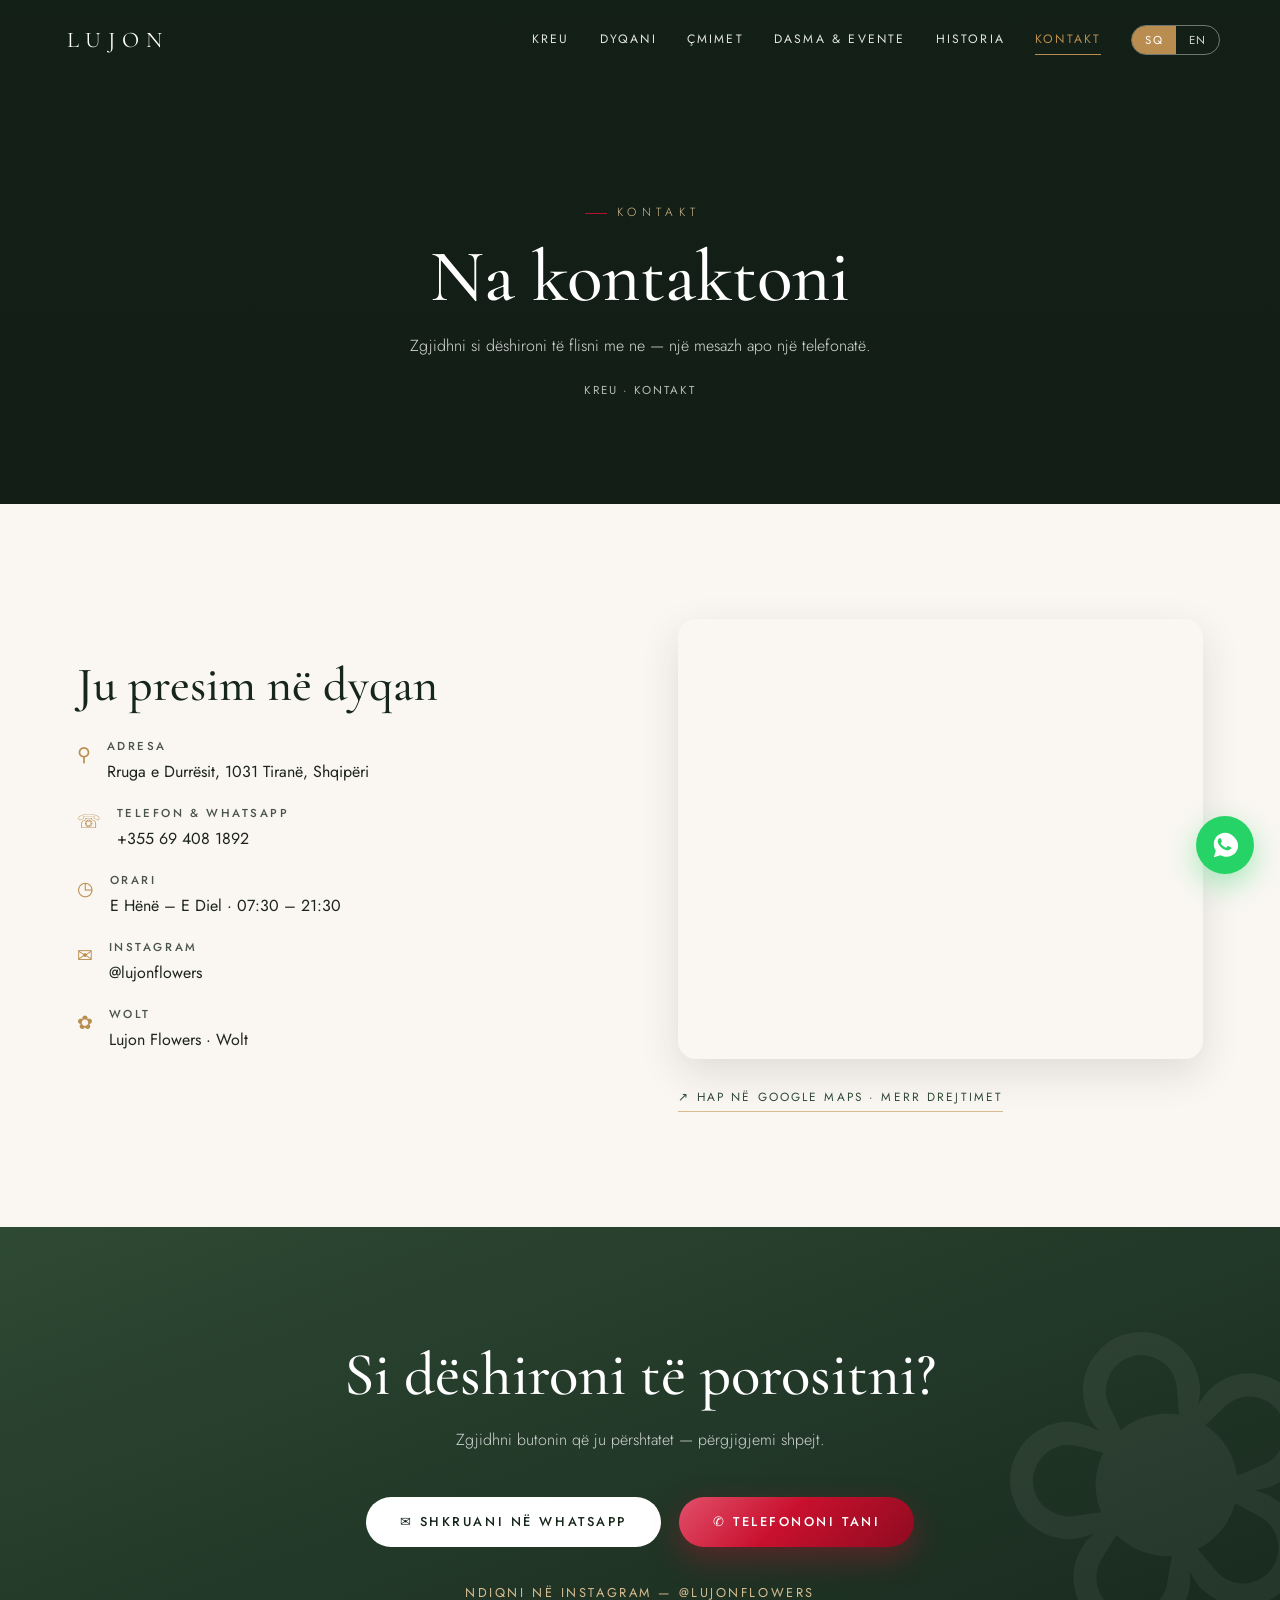
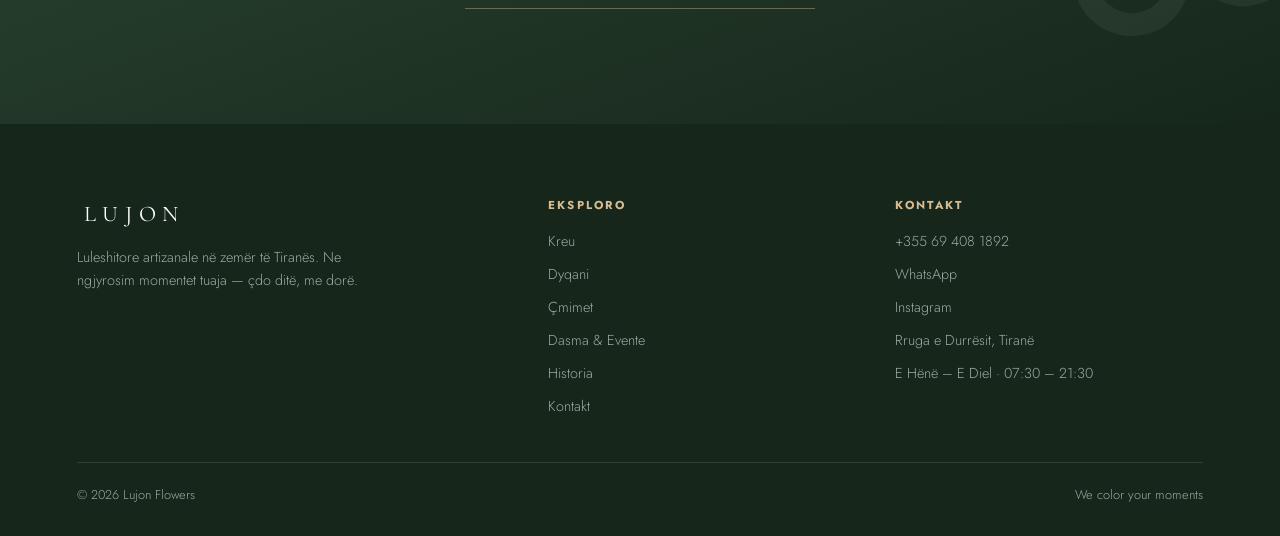
<file: contact.html>
<!DOCTYPE html>
<html lang="sq">
<head>
<meta charset="UTF-8">
<meta name="viewport" content="width=device-width, initial-scale=1.0">
<title>Kontakt & Adresa | Dyqan Lule Tiranë — Lujon Flowers</title>
<meta name="description" content="Kontaktoni Lujon Flowers në Tiranë — Rruga e Durrësit, 1031. Telefon & WhatsApp +355 69 408 1892. Hapur 7 ditë, 07:30–21:30. Na gjeni në Google Maps.">
<meta name="keywords" content="lujon flowers kontakt, dyqan lule tirane adresa, lule tirane telefon, ku ndodhet dyqani i luleve tirane">
<meta name="robots" content="index, follow, max-image-preview:large">
<link rel="canonical" href="https://lujon-flowers.com/contact.html">
<meta property="og:site_name" content="Lujon Flowers"><meta property="og:locale" content="sq_AL">
<meta property="og:type" content="website">
<meta property="og:url" content="https://lujon-flowers.com/contact.html">
<meta property="og:title" content="Kontakt & Adresa — Lujon Flowers Tiranë">
<meta property="og:description" content="Rruga e Durrësit, 1031 Tiranë · +355 69 408 1892 · Hapur 7 ditë, 07:30–21:30.">
<meta property="og:image" content="https://images.pexels.com/photos/15979836/pexels-photo-15979836.jpeg?auto=compress&cs=tinysrgb&w=1200">
<meta name="twitter:card" content="summary_large_image">
<meta name="theme-color" content="#16261b"><link rel="icon" href="favicon.ico" sizes="any"><link rel="icon" type="image/svg+xml" href="favicon.svg"><link rel="apple-touch-icon" href="apple-touch-icon.png"><link rel="manifest" href="site.webmanifest">
<link rel="preconnect" href="https://fonts.googleapis.com"><link rel="preconnect" href="https://fonts.gstatic.com" crossorigin>
<link rel="preconnect" href="https://images.pexels.com" crossorigin>
<script type="application/ld+json">
{"@context":"https://schema.org","@type":"BreadcrumbList","itemListElement":[{"@type":"ListItem","position":1,"name":"Kreu","item":"https://lujon-flowers.com/"},{"@type":"ListItem","position":2,"name":"Kontakt","item":"https://lujon-flowers.com/contact.html"}]}
</script>
<link href="https://fonts.googleapis.com/css2?family=Cormorant+Garamond:ital,wght@0,400;0,500;0,600;1,400;1,500&family=Jost:wght@300;400;500;600&display=swap" rel="stylesheet">
<link rel="stylesheet" href="styles.css">
<script>
window.PAGE_TITLE={sq:'Kontakt — Lujon Flowers',en:'Contact — Lujon Flowers'};
window.PAGE_I18N={
 sq:{
  ph_eyebrow:'Kontakt',ph_title:'Na kontaktoni',ph_sub:'Zgjidhni si dëshironi të flisni me ne — një mesazh apo një telefonatë.',cr_home:'Kreu',cr_here:'Kontakt',
  v_title:'Ju presim në dyqan',addr_l:'Adresa',tel_l:'Telefon & WhatsApp',hours_l:'Orari',hours:'E Hënë – E Diel · 07:30 – 21:30',directions:'↗ Hap në Google Maps · Merr drejtimet',
  choose:'Si dëshironi të porositni?',choose_sub:'Zgjidhni butonin që ju përshtatet — përgjigjemi shpejt.',
  wa:'✉ Shkruani në WhatsApp',call:'✆ Telefononi tani',ig:'Ndiqni në Instagram — @lujonflowers'
 },
 en:{
  ph_eyebrow:'Contact',ph_title:'Get in touch',ph_sub:'Choose how you\'d like to reach us — a message or a call.',cr_home:'Home',cr_here:'Contact',
  v_title:'Come see us in person',addr_l:'Address',tel_l:'Phone & WhatsApp',hours_l:'Opening Hours',hours:'Monday – Sunday · 07:30 – 21:30',directions:'↗ Open in Google Maps · Get directions',
  choose:'How would you like to order?',choose_sub:'Pick whichever suits you — we reply fast.',
  wa:'✉ Text on WhatsApp',call:'✆ Call now',ig:'Follow on Instagram — @lujonflowers'
 }
};
</script>
</head>
<body data-page="contact">
<nav id="nav"></nav>
<main>
<header class="pagehead">
  <div class="bg" style="background-image:url('https://images.pexels.com/photos/15979836/pexels-photo-15979836.jpeg?auto=compress&cs=tinysrgb&w=1400')"></div>
  <div class="veil"></div>
  <div class="inner">
    <p class="eyebrow" data-i18n="ph_eyebrow">Kontakt</p>
    <h1 data-i18n="ph_title">Na kontaktoni</h1>
    <p data-i18n="ph_sub">Një mesazh apo një telefonatë.</p>
    <div class="crumbs"><a href="index.html" data-i18n="cr_home">Kreu</a> · <span data-i18n="cr_here">Kontakt</span></div>
  </div>
</header>

<section>
  <div class="visit">
    <div class="info">
      <h2 data-i18n="v_title">Ju presim në dyqan</h2>
      <div class="row reveal"><div class="ico">⚲</div><div><b data-i18n="addr_l">Adresa</b><p>Rruga e Durrësit, 1031 Tiranë, Shqipëri</p></div></div>
      <div class="row reveal d1"><div class="ico">☏</div><div><b data-i18n="tel_l">Telefon & WhatsApp</b><p><a href="tel:+355694081892">+355 69 408 1892</a></p></div></div>
      <div class="row reveal d2"><div class="ico">◷</div><div><b data-i18n="hours_l">Orari</b><p data-i18n="hours">E Hënë – E Diel · 07:30 – 21:30</p></div></div>
      <div class="row reveal d3"><div class="ico">✉</div><div><b>Instagram</b><p><a href="https://www.instagram.com/lujonflowers/" target="_blank" rel="noopener">@lujonflowers</a></p></div></div>
      <div class="row reveal d4"><div class="ico">✿</div><div><b>Wolt</b><p><a href="https://wolt.com/en/alb/tirana/venue/lujon-flowers" target="_blank" rel="noopener">Lujon Flowers · Wolt</a></p></div></div>
    </div>
    <div class="reveal d1">
      <iframe title="Lujon Flowers — Rruga e Durrësit, Tiranë" src="https://www.google.com/maps?q=Lujon%20Flowers,%20Rruga%20e%20Durr%C3%ABsit,%20Tiran%C3%AB&z=16&output=embed" loading="lazy" allowfullscreen></iframe>
      <div class="map-actions"><a href="https://www.google.com/maps?cid=5044471465442812515" target="_blank" rel="noopener" data-i18n="directions">↗ Hap në Google Maps · Merr drejtimet</a></div>
    </div>
  </div>
</section>

<section class="contact">
  <h2 data-i18n="choose">Si dëshironi të porositni?</h2>
  <p data-i18n="choose_sub">Zgjidhni butonin që ju përshtatet.</p>
  <div class="cta-row">
    <a class="btn btn-wa" target="_blank" rel="noopener" href="https://wa.me/355694081892?text=Pershendetje!%20Dua%20te%20porosis%20nje%20buqete." data-i18n="wa">✉ Shkruani në WhatsApp</a>
    <a class="btn btn-gold" href="tel:+355694081892" data-i18n="call">✆ Telefononi tani</a>
  </div>
  <a class="ig-link" href="https://www.instagram.com/lujonflowers/" target="_blank" rel="noopener" data-i18n="ig">Ndiqni në Instagram — @lujonflowers</a>
</section>
</main>
<footer id="footer"></footer>
<script src="app.js"></script>
</body>
</html>
</file>
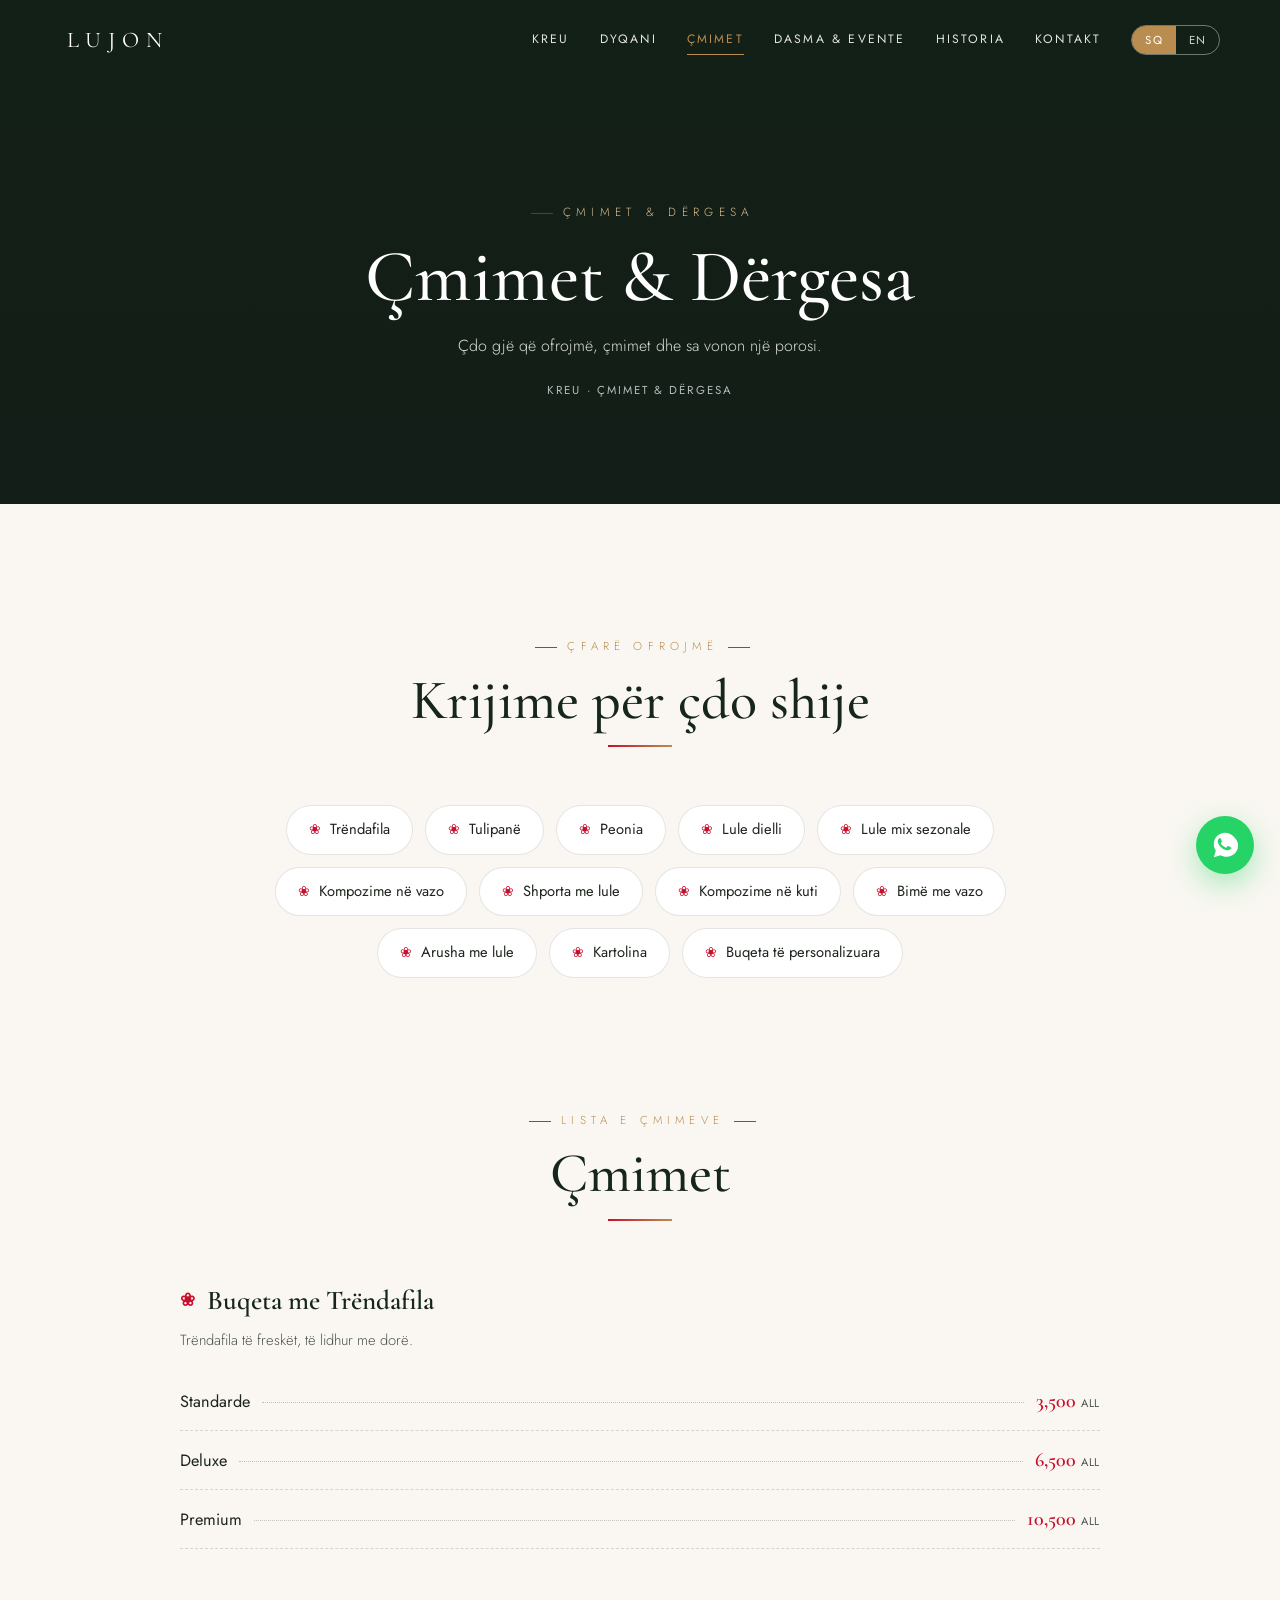
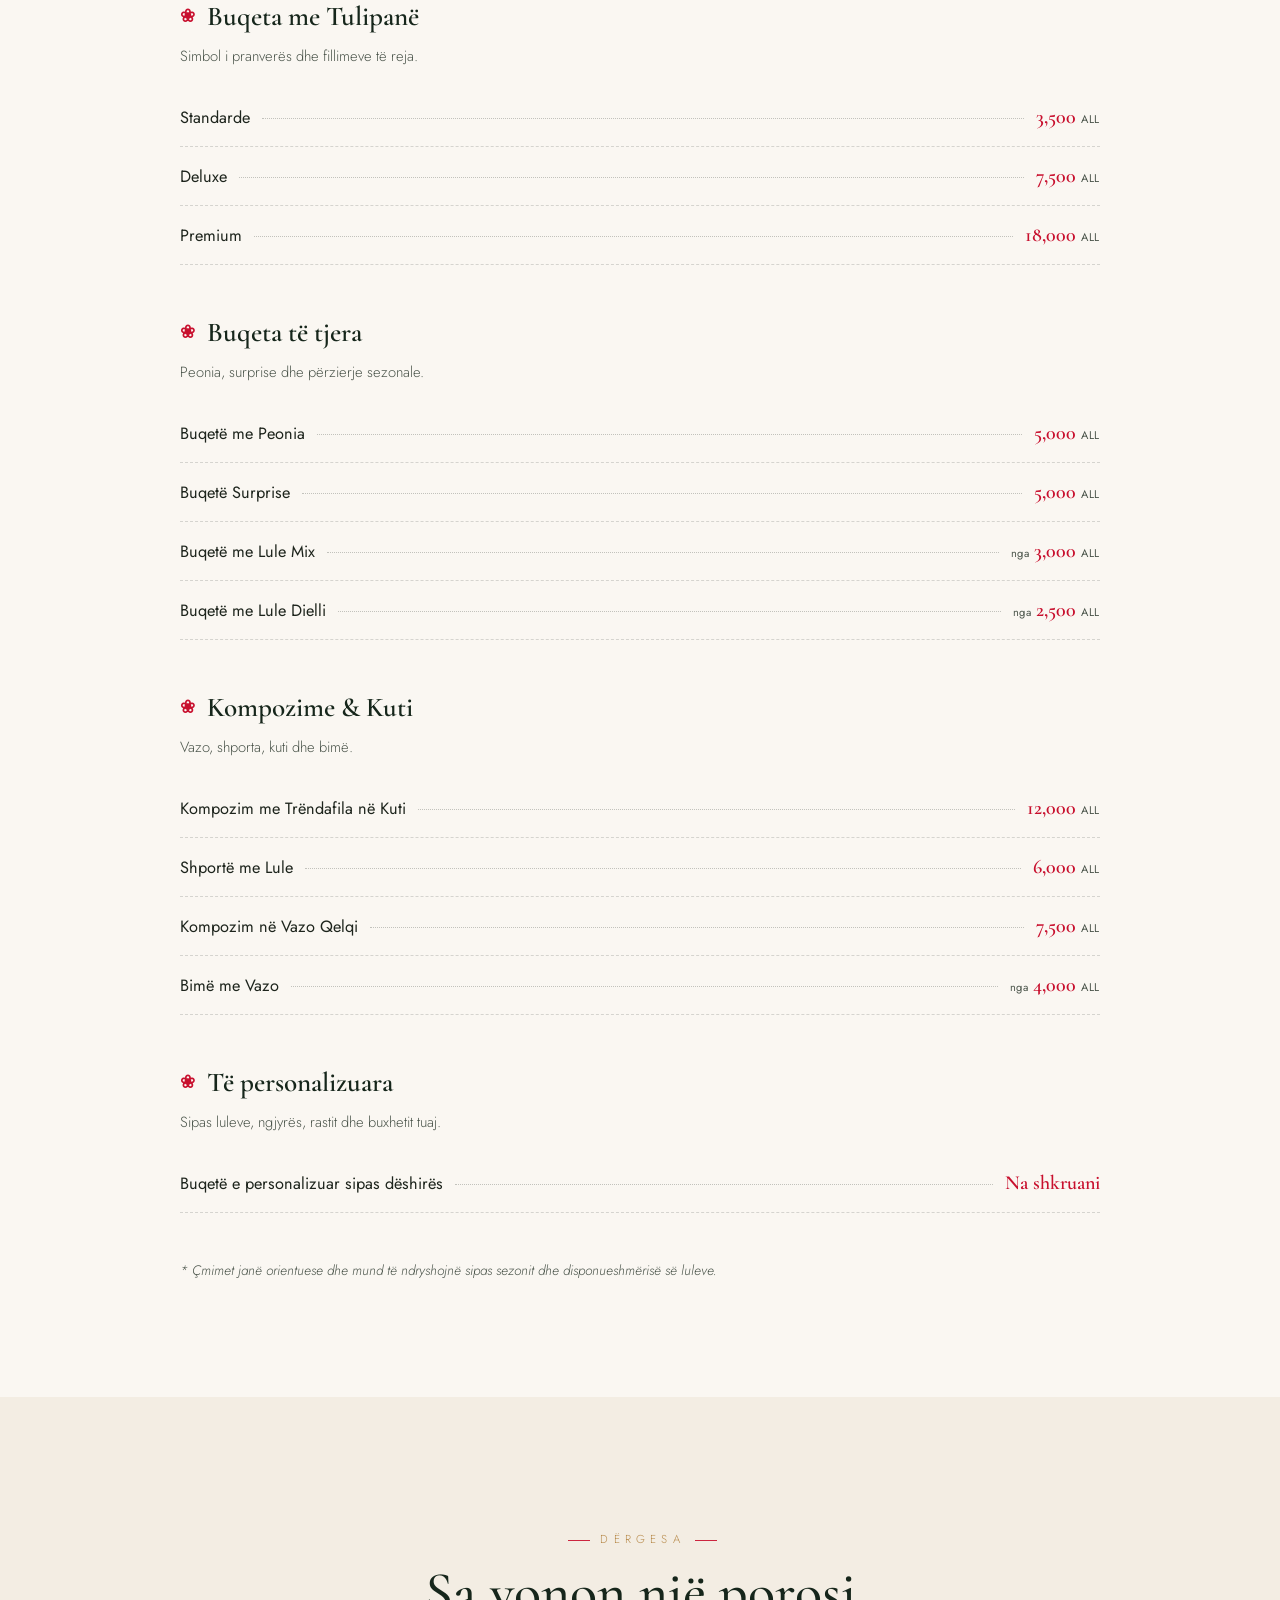
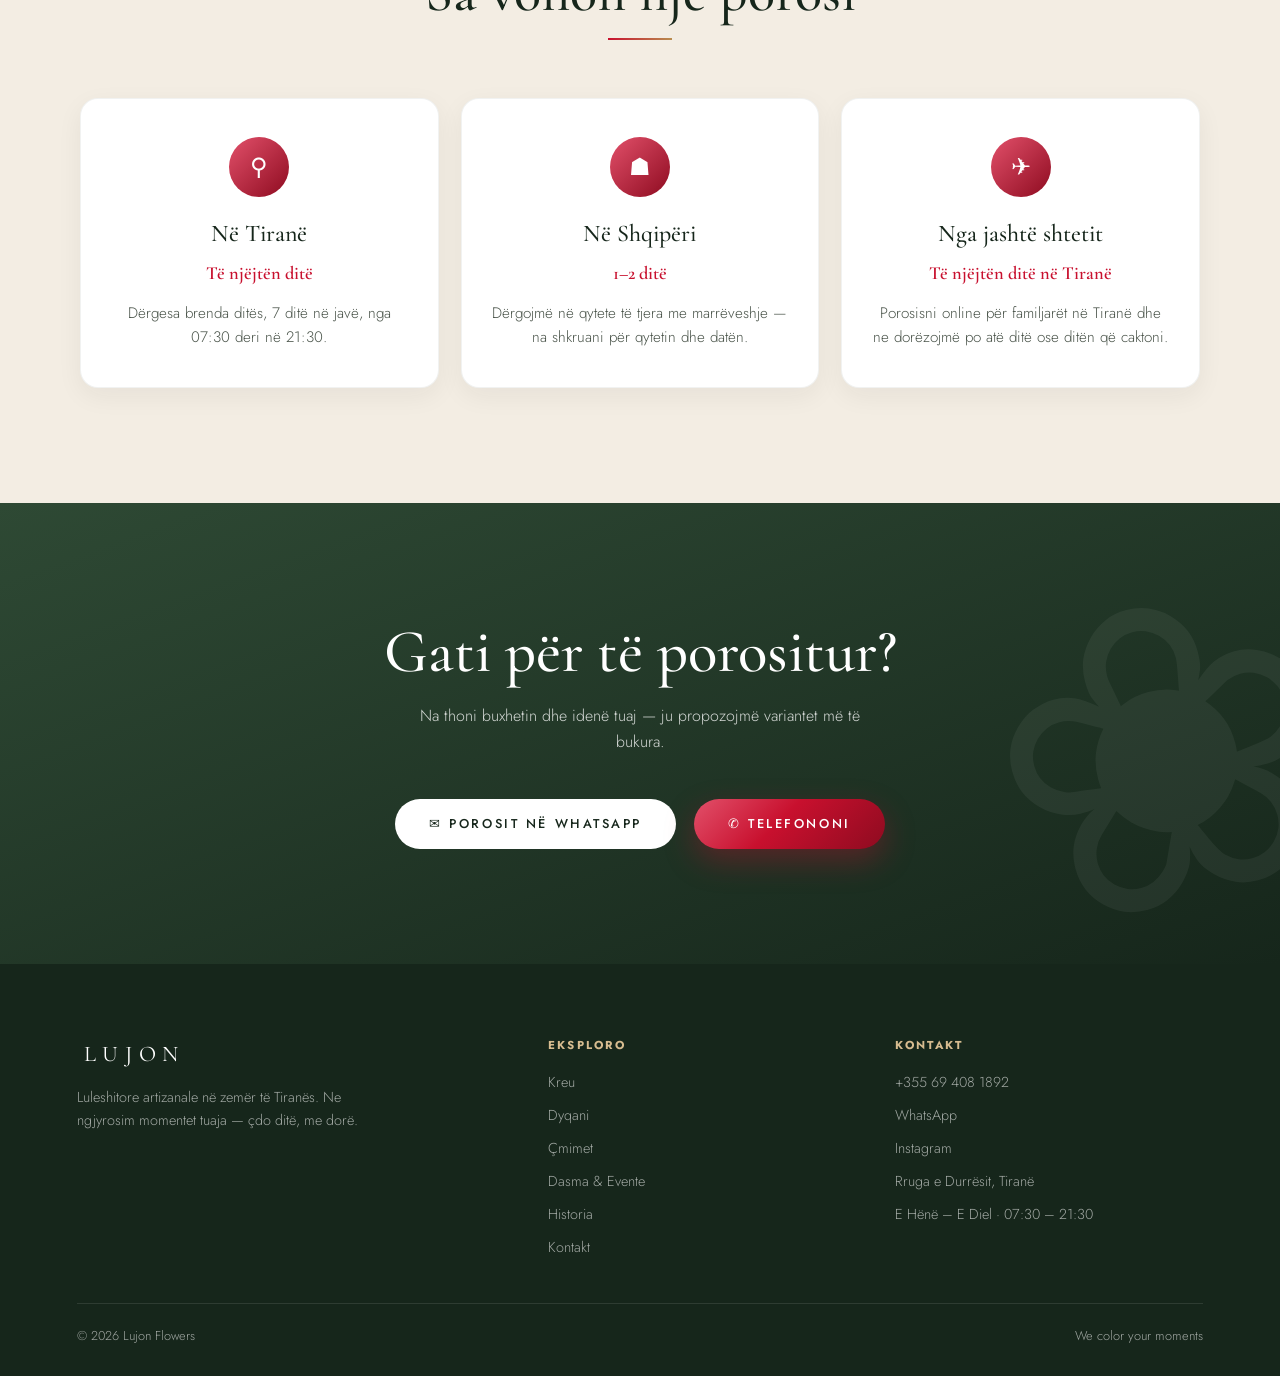
<file: prices.html>
<!DOCTYPE html>
<html lang="sq">
<head>
<meta charset="UTF-8">
<meta name="viewport" content="width=device-width, initial-scale=1.0">
<title>Çmimet & Dërgesa | Dyqan Lule Tiranë — Lujon Flowers</title>
<meta name="description" content="Çmimet e buqetave dhe kompozimeve te Lujon Flowers në Tiranë, si dhe kohët e dërgesës në Tiranë, Shqipëri dhe nga jashtë shtetit. Buqeta nga 2,500 ALL. Dërgesa të njëjtën ditë.">
<meta name="keywords" content="cmime lule tirane, cmim buqete lulesh, dergesa lule tirane sa vonon, sa kushton buqeta, lule tirane cmime, lujon flowers cmime">
<meta name="robots" content="index, follow, max-image-preview:large">
<link rel="canonical" href="https://lujon-flowers.com/prices.html">
<meta property="og:site_name" content="Lujon Flowers"><meta property="og:locale" content="sq_AL">
<meta property="og:type" content="website">
<meta property="og:url" content="https://lujon-flowers.com/prices.html">
<meta property="og:title" content="Çmimet & Dërgesa — Lujon Flowers Tiranë">
<meta property="og:description" content="Çmimet e buqetave dhe kohët e dërgesës në Tiranë, Shqipëri dhe nga jashtë shtetit.">
<meta property="og:image" content="https://images.pexels.com/photos/6764299/pexels-photo-6764299.jpeg?auto=compress&cs=tinysrgb&w=1200">
<meta name="twitter:card" content="summary_large_image">
<meta name="theme-color" content="#16261b"><link rel="icon" href="favicon.ico" sizes="any"><link rel="icon" type="image/svg+xml" href="favicon.svg"><link rel="apple-touch-icon" href="apple-touch-icon.png"><link rel="manifest" href="site.webmanifest">
<link rel="preconnect" href="https://fonts.googleapis.com"><link rel="preconnect" href="https://fonts.gstatic.com" crossorigin>
<link rel="preconnect" href="https://images.pexels.com" crossorigin>
<link href="https://fonts.googleapis.com/css2?family=Cormorant+Garamond:ital,wght@0,400;0,500;0,600;1,400;1,500&family=Jost:wght@300;400;500;600&display=swap" rel="stylesheet">
<link rel="stylesheet" href="styles.css">
<script type="application/ld+json">
{"@context":"https://schema.org","@type":"BreadcrumbList","itemListElement":[{"@type":"ListItem","position":1,"name":"Kreu","item":"https://lujon-flowers.com/"},{"@type":"ListItem","position":2,"name":"Çmimet & Dërgesa","item":"https://lujon-flowers.com/prices.html"}]}
</script>
<script>
window.PAGE_TITLE={sq:'Çmimet & Dërgesa — Lujon Flowers',en:'Prices & Delivery — Lujon Flowers'};
window.PAGE_I18N={
 sq:{
  ph_eyebrow:'Çmimet & Dërgesa',ph_title:'Çmimet & Dërgesa',ph_sub:'Çdo gjë që ofrojmë, çmimet dhe sa vonon një porosi.',cr_home:'Kreu',cr_here:'Çmimet & Dërgesa',
  off_eyebrow:'Çfarë ofrojmë',off_title:'Krijime për çdo shije',
  o1:'Trëndafila',o2:'Tulipanë',o3:'Peonia',o4:'Lule dielli',o5:'Lule mix sezonale',o6:'Kompozime në vazo',o7:'Shporta me lule',o8:'Kompozime në kuti',o9:'Bimë me vazo',o10:'Arusha me lule',o11:'Kartolina',o12:'Buqeta të personalizuara',
  pr_eyebrow:'Lista e çmimeve',pr_title:'Çmimet',
  g1:'Buqeta me Trëndafila',g1s:'Trëndafila të freskët, të lidhur me dorë.',
  g2:'Buqeta me Tulipanë',g2s:'Simbol i pranverës dhe fillimeve të reja.',
  g3:'Buqeta të tjera',g3s:'Peonia, surprise dhe përzierje sezonale.',
  g4:'Kompozime & Kuti',g4s:'Vazo, shporta, kuti dhe bimë.',
  g5:'Të personalizuara',g5s:'Sipas luleve, ngjyrës, rastit dhe buxhetit tuaj.',
  i_rose_s:'Standarde',i_rose_d:'Deluxe',i_rose_p:'Premium',
  i_tul_s:'Standarde',i_tul_d:'Deluxe',i_tul_p:'Premium',
  i_peony:'Buqetë me Peonia',i_surprise:'Buqetë Surprise',i_mix:'Buqetë me Lule Mix',i_sun:'Buqetë me Lule Dielli',
  i_box:'Kompozim me Trëndafila në Kuti',i_basket:'Shportë me Lule',i_vase:'Kompozim në Vazo Qelqi',i_plant:'Bimë me Vazo',
  i_custom:'Buqetë e personalizuar sipas dëshirës',price_ask:'Na shkruani',from:'nga',
  pr_note:'* Çmimet janë orientuese dhe mund të ndryshojnë sipas sezonit dhe disponueshmërisë së luleve.',
  del_eyebrow:'Dërgesa',del_title:'Sa vonon një porosi',
  d1_t:'Në Tiranë',d1_time:'Të njëjtën ditë',d1_p:'Dërgesa brenda ditës, 7 ditë në javë, nga 07:30 deri në 21:30.',
  d2_t:'Në Shqipëri',d2_time:'1–2 ditë',d2_p:'Dërgojmë në qytete të tjera me marrëveshje — na shkruani për qytetin dhe datën.',
  d3_t:'Nga jashtë shtetit',d3_time:'Të njëjtën ditë në Tiranë',d3_p:'Porosisni online për familjarët në Tiranë dhe ne dorëzojmë po atë ditë ose ditën që caktoni.',
  cta_title:'Gati për të porositur?',cta_sub:'Na thoni buxhetin dhe idenë tuaj — ju propozojmë variantet më të bukura.',
  cta_wa:'✉ Porosit në WhatsApp',cta_call:'✆ Telefononi'
 },
 en:{
  ph_eyebrow:'Prices & Delivery',ph_title:'Prices & Delivery',ph_sub:'Everything we offer, prices and how long an order takes.',cr_home:'Home',cr_here:'Prices & Delivery',
  off_eyebrow:'What we offer',off_title:'Creations for every taste',
  o1:'Roses',o2:'Tulips',o3:'Peonies',o4:'Sunflowers',o5:'Seasonal mixed flowers',o6:'Vase arrangements',o7:'Flower baskets',o8:'Flower boxes',o9:'Potted plants',o10:'Teddy bears with flowers',o11:'Greeting cards',o12:'Custom bouquets',
  pr_eyebrow:'Price list',pr_title:'Prices',
  g1:'Rose Bouquets',g1s:'Fresh roses, hand-tied.',
  g2:'Tulip Bouquets',g2s:'A symbol of spring and new beginnings.',
  g3:'Other Bouquets',g3s:'Peonies, surprise and seasonal mixes.',
  g4:'Arrangements & Boxes',g4s:'Vases, baskets, boxes and plants.',
  g5:'Custom',g5s:'By flowers, colour, occasion and your budget.',
  i_rose_s:'Standard',i_rose_d:'Deluxe',i_rose_p:'Premium',
  i_tul_s:'Standard',i_tul_d:'Deluxe',i_tul_p:'Premium',
  i_peony:'Peony Bouquet',i_surprise:'Surprise Bouquet',i_mix:'Mixed Bouquet',i_sun:'Sunflower Bouquet',
  i_box:'Rose Box Arrangement',i_basket:'Flower Basket',i_vase:'Glass Vase Arrangement',i_plant:'Potted Plant',
  i_custom:'Custom bouquet, made to order',price_ask:'Ask us',from:'from',
  pr_note:'* Prices are indicative and may vary by season and flower availability.',
  del_eyebrow:'Delivery',del_title:'How long an order takes',
  d1_t:'In Tirana',d1_time:'Same day',d1_p:'Same-day delivery, 7 days a week, from 07:30 to 21:30.',
  d2_t:'In Albania',d2_time:'1–2 days',d2_p:'We deliver to other cities by arrangement — message us with the city and date.',
  d3_t:'From abroad',d3_time:'Same day in Tirana',d3_p:'Order online for family in Tirana and we deliver the same day, or on the date you choose.',
  cta_title:'Ready to order?',cta_sub:'Tell us your budget and idea — we\'ll suggest the most beautiful options.',
  cta_wa:'✉ Order on WhatsApp',cta_call:'✆ Call Us'
 }
};
</script>
</head>
<body data-page="prices">
<nav id="nav"></nav>
<main>
<header class="pagehead">
  <div class="bg" style="background-image:url('https://images.pexels.com/photos/12272327/pexels-photo-12272327.jpeg?auto=compress&cs=tinysrgb&w=1400')"></div>
  <div class="veil"></div>
  <div class="inner">
    <p class="eyebrow" data-i18n="ph_eyebrow">Çmimet & Dërgesa</p>
    <h1 data-i18n="ph_title">Çmimet & Dërgesa</h1>
    <p data-i18n="ph_sub">Çdo gjë që ofrojmë, çmimet dhe sa vonon një porosi.</p>
    <div class="crumbs"><a href="index.html" data-i18n="cr_home">Kreu</a> · <span data-i18n="cr_here">Çmimet & Dërgesa</span></div>
  </div>
</header>

<section>
  <div class="section-head"><p class="eyebrow" data-i18n="off_eyebrow">Çfarë ofrojmë</p><h2 data-i18n="off_title">Krijime për çdo shije</h2></div>
  <div class="offers">
    <span data-i18n="o1">Trëndafila</span><span data-i18n="o2">Tulipanë</span><span data-i18n="o3">Peonia</span><span data-i18n="o4">Lule dielli</span><span data-i18n="o5">Lule mix sezonale</span><span data-i18n="o6">Kompozime në vazo</span><span data-i18n="o7">Shporta me lule</span><span data-i18n="o8">Kompozime në kuti</span><span data-i18n="o9">Bimë me vazo</span><span data-i18n="o10">Arusha me lule</span><span data-i18n="o11">Kartolina</span><span data-i18n="o12">Buqeta të personalizuara</span>
  </div>
</section>

<section style="padding-top:0">
  <div class="section-head"><p class="eyebrow" data-i18n="pr_eyebrow">Lista e çmimeve</p><h2 data-i18n="pr_title">Çmimet</h2></div>
  <div class="pricing">
    <div class="price-group reveal">
      <h3 data-i18n="g1">Buqeta me Trëndafila</h3><p class="gsub" data-i18n="g1s">Trëndafila të freskët, të lidhur me dorë.</p>
      <div class="price-row"><span class="nm" data-i18n="i_rose_s">Standarde</span><span class="dots"></span><span class="pr">3,500 <small>ALL</small></span></div>
      <div class="price-row"><span class="nm" data-i18n="i_rose_d">Deluxe</span><span class="dots"></span><span class="pr">6,500 <small>ALL</small></span></div>
      <div class="price-row"><span class="nm" data-i18n="i_rose_p">Premium</span><span class="dots"></span><span class="pr">10,500 <small>ALL</small></span></div>
    </div>
    <div class="price-group reveal">
      <h3 data-i18n="g2">Buqeta me Tulipanë</h3><p class="gsub" data-i18n="g2s">Simbol i pranverës dhe fillimeve të reja.</p>
      <div class="price-row"><span class="nm" data-i18n="i_tul_s">Standarde</span><span class="dots"></span><span class="pr">3,500 <small>ALL</small></span></div>
      <div class="price-row"><span class="nm" data-i18n="i_tul_d">Deluxe</span><span class="dots"></span><span class="pr">7,500 <small>ALL</small></span></div>
      <div class="price-row"><span class="nm" data-i18n="i_tul_p">Premium</span><span class="dots"></span><span class="pr">18,000 <small>ALL</small></span></div>
    </div>
    <div class="price-group reveal">
      <h3 data-i18n="g3">Buqeta të tjera</h3><p class="gsub" data-i18n="g3s">Peonia, surprise dhe përzierje sezonale.</p>
      <div class="price-row"><span class="nm" data-i18n="i_peony">Buqetë me Peonia</span><span class="dots"></span><span class="pr">5,000 <small>ALL</small></span></div>
      <div class="price-row"><span class="nm" data-i18n="i_surprise">Buqetë Surprise</span><span class="dots"></span><span class="pr">5,000 <small>ALL</small></span></div>
      <div class="price-row"><span class="nm" data-i18n="i_mix">Buqetë me Lule Mix</span><span class="dots"></span><span class="pr"><small data-i18n="from">nga</small> 3,000 <small>ALL</small></span></div>
      <div class="price-row"><span class="nm" data-i18n="i_sun">Buqetë me Lule Dielli</span><span class="dots"></span><span class="pr"><small data-i18n="from">nga</small> 2,500 <small>ALL</small></span></div>
    </div>
    <div class="price-group reveal">
      <h3 data-i18n="g4">Kompozime & Kuti</h3><p class="gsub" data-i18n="g4s">Vazo, shporta, kuti dhe bimë.</p>
      <div class="price-row"><span class="nm" data-i18n="i_box">Kompozim me Trëndafila në Kuti</span><span class="dots"></span><span class="pr">12,000 <small>ALL</small></span></div>
      <div class="price-row"><span class="nm" data-i18n="i_basket">Shportë me Lule</span><span class="dots"></span><span class="pr">6,000 <small>ALL</small></span></div>
      <div class="price-row"><span class="nm" data-i18n="i_vase">Kompozim në Vazo Qelqi</span><span class="dots"></span><span class="pr">7,500 <small>ALL</small></span></div>
      <div class="price-row"><span class="nm" data-i18n="i_plant">Bimë me Vazo</span><span class="dots"></span><span class="pr"><small data-i18n="from">nga</small> 4,000 <small>ALL</small></span></div>
    </div>
    <div class="price-group reveal">
      <h3 data-i18n="g5">Të personalizuara</h3><p class="gsub" data-i18n="g5s">Sipas luleve, ngjyrës, rastit dhe buxhetit tuaj.</p>
      <div class="price-row"><span class="nm" data-i18n="i_custom">Buqetë e personalizuar sipas dëshirës</span><span class="dots"></span><span class="pr" data-i18n="price_ask">Na shkruani</span></div>
    </div>
    <p class="price-note" data-i18n="pr_note">* Çmimet janë orientuese dhe mund të ndryshojnë sipas sezonit dhe disponueshmërisë së luleve.</p>
  </div>
</section>

<section class="delivery">
  <div class="section-head"><p class="eyebrow" data-i18n="del_eyebrow">Dërgesa</p><h2 data-i18n="del_title">Sa vonon një porosi</h2></div>
  <div class="del-grid">
    <div class="del-card reveal"><div class="ic">⚲</div><h3 data-i18n="d1_t">Në Tiranë</h3><div class="time" data-i18n="d1_time">Të njëjtën ditë</div><p data-i18n="d1_p">Dërgesa brenda ditës, 7 ditë në javë, nga 07:30 deri në 21:30.</p></div>
    <div class="del-card reveal d1"><div class="ic">☗</div><h3 data-i18n="d2_t">Në Shqipëri</h3><div class="time" data-i18n="d2_time">1–2 ditë</div><p data-i18n="d2_p">Dërgojmë në qytete të tjera me marrëveshje — na shkruani për qytetin dhe datën.</p></div>
    <div class="del-card reveal d2"><div class="ic">✈</div><h3 data-i18n="d3_t">Nga jashtë shtetit</h3><div class="time" data-i18n="d3_time">Të njëjtën ditë në Tiranë</div><p data-i18n="d3_p">Porosisni online për familjarët në Tiranë dhe ne dorëzojmë po atë ditë ose ditën që caktoni.</p></div>
  </div>
</section>

<section class="contact">
  <h2 data-i18n="cta_title">Gati për të porositur?</h2>
  <p data-i18n="cta_sub">Na thoni buxhetin dhe idenë tuaj — ju propozojmë variantet më të bukura.</p>
  <div class="cta-row">
    <a class="btn btn-wa" target="_blank" rel="noopener" href="https://wa.me/355694081892?text=Pershendetje!%20Dua%20te%20di%20cmimet%20dhe%20te%20porosis." data-i18n="cta_wa">✉ Porosit në WhatsApp</a>
    <a class="btn btn-gold" href="tel:+355694081892" data-i18n="cta_call">✆ Telefononi</a>
  </div>
</section>
</main>
<footer id="footer"></footer>
<script src="app.js"></script>
</body>
</html>
</file>
<file: styles.css>
/* ===================== LUJON FLOWERS — shared styles ===================== */
:root{
  --ink:#1d241c; --ink-soft:#4a544a; --cream:#faf7f2; --cream-2:#f3ede3;
  --green:#2e4934; --green-deep:#16261b; --gold:#b98d4f; --gold-soft:#d7bc90; --blush:#e8c9c4;
  --red:#c8102e; --red-deep:#8e0b20; --red-soft:#e2506a;
  --serif:'Cormorant Garamond',serif; --sans:'Jost',sans-serif;
}
*{margin:0;padding:0;box-sizing:border-box}
html{scroll-behavior:smooth;overflow-x:hidden}
body{font-family:var(--sans);background:var(--cream);color:var(--ink);overflow-x:hidden;line-height:1.6;width:100%;position:relative}
::selection{background:var(--gold-soft);color:var(--green-deep)}
img{display:block;max-width:100%}
a{color:inherit;text-decoration:none}

/* page-transition: fade content in on load, out when leaving */
main{animation:pageIn .8s cubic-bezier(.2,.7,.2,1) both}
@keyframes pageIn{from{opacity:0;transform:translateY(18px)}to{opacity:1;transform:none}}
body.leaving main{opacity:0;transform:translateY(-14px);transition:opacity .38s ease,transform .38s ease}
.page-curtain{position:fixed;inset:0;z-index:400;background:var(--green-deep);transform:scaleY(0);transform-origin:bottom;pointer-events:none}
body.leaving .page-curtain{transform:scaleY(1);transform-origin:bottom;transition:transform .42s cubic-bezier(.7,0,.3,1)}

/* ===== CINEMATIC INTRO (home only) ===== */
#intro{position:fixed;inset:0;z-index:500;background:#000;overflow:hidden}
#intro.hide{opacity:0;visibility:hidden;transition:opacity 1s ease,visibility 1s}
.scene{position:absolute;inset:0;opacity:0;transform:scale(1.06);transition:opacity 1s ease}
.scene.on{opacity:1;animation:sceneZoom 2s ease forwards}
@keyframes sceneZoom{from{transform:scale(1.12)}to{transform:scale(1)}}
.scene .poster,.scene video{position:absolute;inset:0;width:100%;height:100%;object-fit:cover}
.scene .poster{background-size:cover;background-position:center}
#intro .tint{position:absolute;inset:0;z-index:3;background:radial-gradient(120% 90% at 50% 45%,rgba(10,18,12,.15),rgba(10,18,12,.72))}
.intro-copy{position:absolute;inset:0;z-index:4;display:flex;flex-direction:column;align-items:center;justify-content:center;text-align:center;color:#fff}
.intro-mark{font-family:var(--serif);font-weight:500;font-size:clamp(3rem,11vw,8rem);letter-spacing:.32em;text-indent:.32em;line-height:1;opacity:0;transform:translateY(20px);animation:introUp 1.2s .3s cubic-bezier(.2,.7,.2,1) forwards}
.intro-tag{font-size:clamp(.7rem,2.4vw,1rem);letter-spacing:.5em;text-indent:.5em;text-transform:uppercase;color:var(--gold-soft);margin-top:22px;opacity:0;transform:translateY(16px);animation:introUp 1.2s .7s cubic-bezier(.2,.7,.2,1) forwards}
@keyframes introUp{to{opacity:1;transform:none}}
.intro-progress{position:absolute;left:50%;bottom:46px;transform:translateX(-50%);z-index:5;display:flex;gap:10px}
.intro-progress span{width:38px;height:2px;background:rgba(255,255,255,.28);overflow:hidden;border-radius:2px}
.intro-progress span::after{content:'';display:block;height:100%;width:100%;background:var(--gold-soft);transform:scaleX(0);transform-origin:left}
.intro-progress span.fill::after{animation:fillbar 1.5s linear forwards}
@keyframes fillbar{to{transform:scaleX(1)}}
.intro-skip{position:absolute;right:26px;bottom:40px;z-index:5;background:rgba(255,255,255,.1);border:1px solid rgba(255,255,255,.35);color:#fff;font-family:var(--sans);font-size:.72rem;letter-spacing:.2em;text-transform:uppercase;padding:9px 18px;border-radius:99px;cursor:pointer;backdrop-filter:blur(6px);transition:background .3s}
.intro-skip:hover{background:rgba(255,255,255,.22)}

/* ===== NAV ===== */
nav{position:fixed;top:0;left:0;right:0;z-index:100;display:flex;align-items:center;justify-content:space-between;padding:22px clamp(20px,5vw,60px);transition:background .4s,box-shadow .4s,padding .4s}
nav.solid,nav.scrolled{background:rgba(250,247,242,.92);backdrop-filter:blur(14px);-webkit-backdrop-filter:blur(14px);box-shadow:0 1px 0 rgba(29,36,28,.08);padding:14px clamp(20px,5vw,60px)}
nav .logo{font-family:var(--serif);font-size:1.4rem;letter-spacing:.3em;text-indent:.3em;text-transform:uppercase;color:#fff;transition:color .4s}
nav.solid .logo,nav.scrolled .logo{color:var(--green-deep)}
nav .links{display:flex;gap:30px;align-items:center}
nav .links a{font-size:.76rem;letter-spacing:.18em;text-transform:uppercase;color:rgba(255,255,255,.88);position:relative;transition:color .4s}
nav.solid .links a,nav.scrolled .links a{color:var(--ink-soft)}
nav .links a.active{color:var(--gold)}
nav .links a::after{content:'';position:absolute;left:0;bottom:-5px;width:0;height:1px;background:var(--gold);transition:width .35s}
nav .links a:hover::after,nav .links a.active::after{width:100%}
.lang-switch{display:flex;border:1px solid rgba(255,255,255,.4);border-radius:99px;overflow:hidden;transition:border-color .4s}
nav.solid .lang-switch,nav.scrolled .lang-switch{border-color:rgba(29,36,28,.25)}
.lang-switch button{background:none;border:none;font-family:var(--sans);font-size:.72rem;letter-spacing:.1em;padding:6px 13px;cursor:pointer;color:rgba(255,255,255,.8);transition:all .3s}
nav.solid .lang-switch button,nav.scrolled .lang-switch button{color:var(--ink-soft)}
.lang-switch button.active{background:var(--gold);color:#fff}
.lang-switch button{-webkit-tap-highlight-color:transparent}
.lang-mobile{display:none}
.burger{display:none;background:none;border:none;cursor:pointer;z-index:120;position:relative;width:30px;height:24px;padding:0;-webkit-tap-highlight-color:transparent}
.burger:focus{outline:none}
.burger span{display:block;width:26px;height:2px;background:#fff;margin:6px 0;transition:transform .35s ease,opacity .25s ease,background .35s ease}
nav.solid .burger span,nav.scrolled .burger span{background:var(--green-deep)}
.burger.active span{background:#fff!important}
.burger.active span:nth-child(1){transform:translateY(8px) rotate(45deg)}
.burger.active span:nth-child(2){opacity:0}
.burger.active span:nth-child(3){transform:translateY(-8px) rotate(-45deg)}
body.menu-open{overflow:hidden}
@media(max-width:900px){
  .burger{display:block}
  nav .links{position:fixed;inset:0;height:100vh;height:100dvh;background:var(--green-deep);flex-direction:column;justify-content:center;align-items:center;gap:30px;transform:translateY(-100%);transition:transform .5s cubic-bezier(.7,0,.3,1);z-index:115;overflow-y:auto;padding:80px 20px}
  nav .links.open{transform:translateY(0)}
  nav .links a{color:#fff!important;font-size:1.12rem}
  nav.solid .links a,nav.scrolled .links a{color:#fff!important}
  nav .links .lang-switch{display:none}
  .lang-mobile{display:flex;margin-left:auto;margin-right:12px}
}

/* ===== BUTTONS ===== */
.btn{display:inline-flex;align-items:center;gap:10px;padding:15px 34px;border-radius:99px;font-size:.8rem;letter-spacing:.2em;text-transform:uppercase;font-weight:500;transition:transform .3s,box-shadow .3s,background .3s,color .3s;cursor:pointer;border:none;white-space:nowrap}
.btn:hover{transform:translateY(-3px)}
.btn-gold{background:var(--gold);color:#fff;box-shadow:0 10px 30px rgba(185,141,79,.35)}
.btn-gold:hover{background:#c79a5c;box-shadow:0 16px 40px rgba(185,141,79,.45)}
.btn-ghost{background:transparent;color:#fff;border:1px solid rgba(255,255,255,.5)}
.btn-ghost:hover{background:rgba(255,255,255,.14)}
.btn-dark{background:var(--green-deep);color:#fff}
.btn-dark:hover{background:var(--green)}
.btn-wa{background:#fff;color:var(--green-deep)}
.btn-wa:hover{background:var(--cream-2)}

/* ===== HERO (home) ===== */
.hero{position:relative;min-height:100vh;min-height:100svh;display:flex;align-items:center;justify-content:center;text-align:center;overflow:hidden;background:var(--green-deep)}
.hero video,.hero .herofallback{position:absolute;inset:0;width:100%;height:100%;object-fit:cover}
.hero .herofallback{background:url('https://images.pexels.com/photos/6764299/pexels-photo-6764299.jpeg?auto=compress&cs=tinysrgb&w=1400') center/cover;z-index:0}
.hero video{z-index:1}
.hero .veil{position:absolute;inset:0;z-index:2;background:linear-gradient(180deg,rgba(16,26,20,.5) 0%,rgba(16,26,20,.32) 45%,rgba(16,26,20,.8) 100%)}
.hero .content{position:relative;z-index:3;padding:0 24px;max-width:940px}
.hero .eyebrow{font-size:.78rem;letter-spacing:.5em;text-indent:.5em;text-transform:uppercase;color:var(--gold-soft);margin-bottom:22px}
.hero h1{font-family:var(--serif);font-weight:500;font-size:clamp(3rem,9vw,6.6rem);line-height:1.02;color:#fff}
.hero h1 em{font-style:italic;color:var(--gold-soft)}
.hero p{margin:26px auto 40px;max-width:540px;color:rgba(255,255,255,.88);font-weight:300;font-size:1.06rem}
.hero .cta-row{display:flex;gap:16px;justify-content:center;flex-wrap:wrap}
.hero .scroll-hint{position:absolute;bottom:30px;left:50%;transform:translateX(-50%);color:rgba(255,255,255,.7);font-size:.68rem;letter-spacing:.3em;text-transform:uppercase;z-index:3}
.hero .scroll-hint::after{content:'';display:block;width:1px;height:42px;background:linear-gradient(var(--gold),transparent);margin:10px auto 0;animation:drip 1.8s ease infinite}
@keyframes drip{0%{transform:scaleY(0);transform-origin:top}55%{transform:scaleY(1);transform-origin:top}56%{transform-origin:bottom}100%{transform:scaleY(0);transform-origin:bottom}}
.petal{position:absolute;top:-40px;z-index:2;border-radius:60% 0 60% 0;background:rgba(232,201,196,.7);animation:fall linear infinite;pointer-events:none}
@keyframes fall{to{transform:translateY(112vh) rotate(720deg)}}

/* ===== PAGE HEADER (interior pages) ===== */
.pagehead{position:relative;min-height:56vh;display:flex;align-items:center;justify-content:center;text-align:center;overflow:hidden;background:var(--green-deep)}
.pagehead .bg{position:absolute;inset:0;background-size:cover;background-position:center;transform:scale(1.05);animation:kb 16s ease-in-out infinite alternate}
@keyframes kb{to{transform:scale(1.16)}}
.pagehead .veil{position:absolute;inset:0;background:linear-gradient(180deg,rgba(16,26,20,.55),rgba(16,26,20,.72))}
.pagehead .inner{position:relative;z-index:2;color:#fff;padding:120px 24px 40px}
.pagehead .eyebrow{font-size:.74rem;letter-spacing:.45em;text-indent:.45em;text-transform:uppercase;color:var(--gold-soft);margin-bottom:16px}
.pagehead h1{font-family:var(--serif);font-weight:500;font-size:clamp(2.6rem,6vw,4.6rem);line-height:1.05}
.pagehead p{max-width:560px;margin:18px auto 0;color:rgba(255,255,255,.85);font-weight:300}
.crumbs{margin-top:22px;font-size:.72rem;letter-spacing:.18em;text-transform:uppercase;color:rgba(255,255,255,.7)}
.crumbs a:hover{color:var(--gold-soft)}

/* ===== SHARED SECTIONS ===== */
section{padding:clamp(72px,9vw,130px) clamp(20px,6vw,80px)}
.section-head{text-align:center;max-width:660px;margin:0 auto clamp(44px,6vw,74px)}
.section-head .eyebrow{font-size:.72rem;letter-spacing:.45em;text-indent:.45em;text-transform:uppercase;color:var(--gold);margin-bottom:14px}
.section-head h2{font-family:var(--serif);font-weight:500;font-size:clamp(2.1rem,4.6vw,3.5rem);line-height:1.1;color:var(--green-deep)}
.section-head p{margin-top:18px;color:var(--ink-soft);font-weight:300}
.reveal{opacity:0;transform:translateY(46px);transition:opacity .9s cubic-bezier(.2,.6,.2,1),transform .9s cubic-bezier(.2,.6,.2,1)}
.reveal.visible{opacity:1;transform:none}
.reveal.d1{transition-delay:.1s}.reveal.d2{transition-delay:.22s}.reveal.d3{transition-delay:.34s}.reveal.d4{transition-delay:.46s}

.marquee{background:var(--green-deep);color:var(--cream-2);overflow:hidden;padding:16px 0;white-space:nowrap}
.marquee .track{display:inline-block;animation:slide 30s linear infinite}
.marquee span{font-family:var(--serif);font-style:italic;font-size:1.15rem;margin:0 32px;opacity:.85}
.marquee i{color:var(--gold);font-style:normal}
@keyframes slide{to{transform:translateX(-50%)}}

/* feature split */
.split{display:grid;grid-template-columns:1fr 1fr;gap:clamp(40px,6vw,90px);align-items:center;max-width:1200px;margin:0 auto}
.split .imgwrap{position:relative}
.split .imgwrap img{border-radius:240px 240px 18px 18px;aspect-ratio:3/4;object-fit:cover;width:100%}
.split .imgwrap::after{content:'';position:absolute;inset:-18px;border:1px solid var(--gold-soft);border-radius:250px 250px 24px 24px;z-index:-1;transform:translate(14px,14px)}
.split h2{font-family:var(--serif);font-weight:500;font-size:clamp(2rem,4vw,3rem);color:var(--green-deep);line-height:1.12;margin-bottom:22px}
.split p{color:var(--ink-soft);font-weight:300;margin-bottom:16px}
.split .stats{display:flex;gap:44px;margin-top:34px;flex-wrap:wrap}
.split .stat b{display:block;font-family:var(--serif);font-size:2.4rem;color:var(--gold);font-weight:500}
.split .stat span{font-size:.74rem;letter-spacing:.16em;text-transform:uppercase;color:var(--ink-soft)}
@media(max-width:860px){.split{grid-template-columns:1fr}}

/* occasions */
.occ-grid{display:grid;grid-template-columns:repeat(6,1fr);gap:14px;max-width:1200px;margin:0 auto}
.occ{border:1px solid rgba(29,36,28,.12);border-radius:14px;padding:26px 14px;text-align:center;transition:all .4s;background:#fff;cursor:pointer}
.occ:hover{transform:translateY(-6px);border-color:var(--gold-soft);box-shadow:0 16px 36px rgba(29,36,28,.1)}
.occ .ic{font-size:1.7rem;color:var(--gold);margin-bottom:12px}
.occ h4{font-family:var(--serif);font-size:1.15rem;font-weight:600;color:var(--green-deep)}
@media(max-width:900px){.occ-grid{grid-template-columns:repeat(3,1fr)}}
@media(max-width:520px){.occ-grid{grid-template-columns:repeat(2,1fr)}}

/* collections */
.collections{background:var(--cream-2)}
.col-grid{display:grid;grid-template-columns:repeat(3,1fr);gap:22px;max-width:1200px;margin:0 auto}
.col-card{position:relative;border-radius:16px;overflow:hidden;aspect-ratio:4/5;cursor:pointer;display:block}
.col-card img{width:100%;height:100%;object-fit:cover;transition:transform .8s cubic-bezier(.2,.6,.2,1)}
.col-card:hover img{transform:scale(1.08)}
.col-card .overlay{position:absolute;inset:0;background:linear-gradient(180deg,transparent 40%,rgba(16,26,20,.82));display:flex;flex-direction:column;justify-content:flex-end;padding:26px}
.col-card h3{font-family:var(--serif);font-size:1.55rem;font-weight:500;color:#fff}
.col-card span{font-size:.72rem;letter-spacing:.25em;text-transform:uppercase;color:var(--gold-soft);margin-top:6px;opacity:0;transform:translateY(8px);transition:all .4s}
.col-card:hover span{opacity:1;transform:none}
@media(max-width:860px){.col-grid{grid-template-columns:1fr 1fr}}
@media(max-width:520px){.col-grid{grid-template-columns:1fr}}

/* ===== SHOP ===== */
.filters{display:flex;gap:10px;justify-content:center;flex-wrap:wrap;margin:0 auto clamp(38px,5vw,58px);max-width:900px}
.filters button{background:#fff;border:1px solid rgba(29,36,28,.15);color:var(--ink-soft);font-family:var(--sans);font-size:.74rem;letter-spacing:.14em;text-transform:uppercase;padding:10px 20px;border-radius:99px;cursor:pointer;transition:all .3s}
.filters button:hover{border-color:var(--gold-soft)}
.filters button.active{background:var(--green-deep);color:#fff;border-color:var(--green-deep)}
.shop-grid{display:grid;grid-template-columns:repeat(4,1fr);gap:22px;max-width:1280px;margin:0 auto}
.product{background:#fff;border-radius:16px;overflow:hidden;box-shadow:0 6px 24px rgba(29,36,28,.06);transition:transform .4s,box-shadow .4s;display:flex;flex-direction:column}
.product:hover{transform:translateY(-8px);box-shadow:0 22px 48px rgba(29,36,28,.14)}
.product .ph{overflow:hidden;aspect-ratio:1;position:relative;display:block}
.product .ph .tag{position:absolute;top:12px;left:12px;z-index:2;background:rgba(255,255,255,.92);color:var(--green-deep);font-size:.62rem;letter-spacing:.14em;text-transform:uppercase;padding:5px 10px;border-radius:99px;font-weight:600}
.product img{width:100%;height:100%;object-fit:cover;transition:transform .7s}
.product:hover img{transform:scale(1.06)}
.product .info{padding:20px 22px 24px;display:flex;flex-direction:column;gap:6px;flex:1}
.product h3{font-family:var(--serif);font-size:1.25rem;font-weight:600;color:var(--green-deep);line-height:1.2}
.product .cat{font-size:.66rem;letter-spacing:.16em;text-transform:uppercase;color:var(--gold)}
.product .price{color:var(--ink);font-weight:500;margin-top:auto;padding-top:8px}
.product .view{margin-top:12px;font-size:.72rem;letter-spacing:.2em;text-transform:uppercase;color:var(--green);display:inline-flex;align-items:center;gap:8px;border-bottom:1px solid var(--gold-soft);padding-bottom:3px;align-self:flex-start;transition:gap .3s,color .3s}
.product:hover .view{gap:14px;color:var(--gold)}
@media(max-width:1020px){.shop-grid{grid-template-columns:repeat(2,1fr)}}
@media(max-width:520px){.shop-grid{grid-template-columns:1fr}}

/* ===== PRODUCT DETAIL ===== */
.pd{display:grid;grid-template-columns:1fr 1fr;gap:clamp(34px,5vw,70px);max-width:1200px;margin:0 auto;align-items:flex-start}
.pd .gallery .main{border-radius:18px;overflow:hidden;aspect-ratio:4/5;box-shadow:0 16px 44px rgba(29,36,28,.12)}
.pd .gallery .main img{width:100%;height:100%;object-fit:cover}
.pd .thumbs{display:flex;gap:12px;margin-top:14px}
.pd .thumbs img{width:82px;height:82px;object-fit:cover;border-radius:12px;cursor:pointer;opacity:.6;transition:opacity .3s,transform .3s;border:2px solid transparent}
.pd .thumbs img:hover{opacity:1;transform:translateY(-2px)}
.pd .thumbs img.sel{opacity:1;border-color:var(--gold)}
.pd .cat{font-size:.72rem;letter-spacing:.22em;text-transform:uppercase;color:var(--gold);margin-bottom:10px}
.pd h1{font-family:var(--serif);font-weight:500;font-size:clamp(2.2rem,4.5vw,3.4rem);color:var(--green-deep);line-height:1.08}
.pd .price{font-size:1.5rem;color:var(--ink);margin:16px 0 8px;font-weight:500}
.pd .desc{color:var(--ink-soft);font-weight:300;margin:16px 0 26px;max-width:520px}
.pd .feat{list-style:none;margin:0 0 30px;padding:0;display:flex;flex-direction:column;gap:10px}
.pd .feat li{display:flex;gap:12px;align-items:center;color:var(--ink);font-size:.95rem}
.pd .feat li::before{content:'❀';color:var(--gold)}
.pd .cta-row{display:flex;gap:14px;flex-wrap:wrap}
.pd .backlink{display:inline-block;margin-bottom:22px;font-size:.74rem;letter-spacing:.18em;text-transform:uppercase;color:var(--ink-soft)}
.pd .backlink:hover{color:var(--gold)}
@media(max-width:860px){.pd{grid-template-columns:1fr}}

/* process / why / testimonials / events / visit / contact (shared) */
.events{position:relative;overflow:hidden;background:var(--green-deep);color:#fff;display:grid;grid-template-columns:1.1fr 1fr;align-items:stretch;padding:0}
.events .txt{padding:clamp(60px,8vw,110px) clamp(28px,5vw,80px)}
.events .eyebrow{font-size:.72rem;letter-spacing:.45em;text-indent:.45em;text-transform:uppercase;color:var(--gold-soft);margin-bottom:14px}
.events h2{font-family:var(--serif);font-weight:500;font-size:clamp(2rem,4vw,3.2rem);line-height:1.12;margin-bottom:20px}
.events p{color:rgba(255,255,255,.8);font-weight:300;margin-bottom:28px;max-width:460px}
.events .pic{min-height:340px;background-size:cover;background-position:center}
@media(max-width:860px){.events{grid-template-columns:1fr}}

.process{background:var(--cream)}
.steps{display:grid;grid-template-columns:repeat(3,1fr);gap:30px;max-width:1080px;margin:0 auto}
.step{text-align:center;padding:0 12px}
.step .n{font-family:var(--serif);font-size:3rem;color:var(--gold-soft);font-weight:500;line-height:1}
.step h3{font-family:var(--serif);font-size:1.45rem;font-weight:500;color:var(--green-deep);margin:10px 0 8px}
.step p{color:var(--ink-soft);font-weight:300;font-size:.96rem}
@media(max-width:760px){.steps{grid-template-columns:1fr;gap:36px}}

.why{background:var(--green-deep);color:#fff}
.why .section-head h2{color:#fff}
.why-grid{display:grid;grid-template-columns:repeat(3,1fr);gap:40px;max-width:1100px;margin:0 auto}
.why-item{text-align:center;padding:0 10px}
.why-item .ico{width:64px;height:64px;margin:0 auto 20px;border:1px solid var(--gold);border-radius:50%;display:flex;align-items:center;justify-content:center;font-size:1.5rem;color:var(--gold-soft);transition:transform .4s,background .4s}
.why-item:hover .ico{transform:rotate(12deg) scale(1.08);background:rgba(185,141,79,.15)}
.why-item h3{font-family:var(--serif);font-size:1.4rem;font-weight:500;margin-bottom:10px}
.why-item p{color:rgba(255,255,255,.72);font-weight:300;font-size:.95rem}
@media(max-width:860px){.why-grid{grid-template-columns:1fr}}

.testi{background:var(--cream-2)}
.t-grid{display:grid;grid-template-columns:repeat(3,1fr);gap:24px;max-width:1120px;margin:0 auto}
.t-card{background:#fff;border-radius:16px;padding:34px 30px;box-shadow:0 6px 24px rgba(29,36,28,.06)}
.t-card .q{font-family:var(--serif);font-size:1.15rem;font-style:italic;color:var(--ink);line-height:1.5;margin-bottom:18px}
.t-card .stars{color:var(--gold);letter-spacing:3px;margin-bottom:14px;font-size:.9rem}
.t-card .who{font-size:.78rem;letter-spacing:.12em;text-transform:uppercase;color:var(--ink-soft)}
@media(max-width:860px){.t-grid{grid-template-columns:1fr}}

.visit{display:grid;grid-template-columns:1fr 1fr;gap:clamp(40px,6vw,80px);max-width:1200px;margin:0 auto;align-items:center}
.visit .info h2{font-family:var(--serif);font-weight:500;font-size:clamp(2rem,4vw,3rem);color:var(--green-deep);margin-bottom:26px;line-height:1.1}
.visit .row{display:flex;gap:16px;margin-bottom:20px;align-items:flex-start}
.visit .row .ico{color:var(--gold);font-size:1.2rem;margin-top:2px}
.visit .row b{display:block;font-size:.72rem;letter-spacing:.22em;text-transform:uppercase;color:var(--ink-soft);margin-bottom:3px;font-weight:500}
.visit .row p{color:var(--ink);font-weight:400}
.visit iframe{width:100%;height:440px;border:0;border-radius:18px;box-shadow:0 14px 40px rgba(29,36,28,.12)}
@media(max-width:860px){.visit{grid-template-columns:1fr}}

.contact{background:linear-gradient(160deg,var(--green) 0%,var(--green-deep) 100%);text-align:center;color:#fff;position:relative;overflow:hidden}
.contact::before{content:'❀';position:absolute;font-size:26rem;opacity:.05;top:-80px;right:-60px;transform:rotate(-15deg)}
.contact h2{font-family:var(--serif);font-weight:500;font-size:clamp(2.2rem,5vw,3.8rem);line-height:1.1;max-width:720px;margin:0 auto 18px}
.contact h2 em{font-style:italic;color:var(--gold-soft)}
.contact>p{color:rgba(255,255,255,.8);font-weight:300;max-width:480px;margin:0 auto 44px}
.contact .cta-row{display:flex;gap:18px;justify-content:center;flex-wrap:wrap}
.contact .ig-link{display:inline-block;margin-top:36px;color:var(--gold-soft);letter-spacing:.2em;font-size:.8rem;text-transform:uppercase;border-bottom:1px solid rgba(215,188,144,.4);padding-bottom:4px;transition:color .3s}
.contact .ig-link:hover{color:#fff}

/* ===== FOOTER ===== */
footer{background:var(--green-deep);color:rgba(255,255,255,.6);padding:clamp(46px,6vw,72px) clamp(20px,6vw,80px) 30px}
.foot-grid{display:grid;grid-template-columns:1.4fr 1fr 1fr;gap:40px;max-width:1200px;margin:0 auto;padding-bottom:34px;border-bottom:1px solid rgba(255,255,255,.1)}
.foot-grid .flogo{font-family:var(--serif);letter-spacing:.3em;text-indent:.3em;text-transform:uppercase;color:#fff;font-size:1.4rem;margin-bottom:14px}
.foot-grid p{font-weight:300;font-size:.9rem;max-width:300px}
.foot-col h5{font-size:.72rem;letter-spacing:.2em;text-transform:uppercase;color:var(--gold-soft);margin-bottom:16px}
.foot-col a{display:block;color:rgba(255,255,255,.6);font-size:.9rem;font-weight:300;margin-bottom:10px;transition:color .3s}
.foot-col a:hover{color:#fff}
.foot-bottom{max-width:1200px;margin:22px auto 0;display:flex;justify-content:space-between;flex-wrap:wrap;gap:10px;font-size:.8rem;font-weight:300}
@media(max-width:760px){.foot-grid{grid-template-columns:1fr;gap:28px}}

/* float WA */
.float-wa{position:fixed;bottom:26px;right:26px;z-index:90;width:58px;height:58px;border-radius:50%;background:#25d366;display:flex;align-items:center;justify-content:center;box-shadow:0 10px 30px rgba(37,211,102,.4);transition:transform .3s;animation:bob 3s ease-in-out infinite}
.float-wa:hover{transform:scale(1.12)}
@keyframes bob{0%,100%{transform:translateY(0)}50%{transform:translateY(-6px)}}
.float-wa svg{width:30px;height:30px;fill:#fff}

@media(prefers-reduced-motion:reduce){
  .scene,.scene.on,.pagehead .bg{animation:none!important}
  .petal{display:none}
  main{animation:none}
}

/* ===================== SEO INTRO ===================== */
.seo-intro{background:var(--cream);text-align:center}
.seo-intro .wrap{max-width:840px;margin:0 auto}
.seo-intro .eyebrow{font-size:.72rem;letter-spacing:.45em;text-indent:.45em;text-transform:uppercase;color:var(--gold);margin-bottom:14px}
.seo-intro h2{font-family:var(--serif);font-weight:500;font-size:clamp(1.8rem,3.6vw,2.6rem);color:var(--green-deep);margin-bottom:18px;line-height:1.15}
.seo-intro p{color:var(--ink-soft);font-weight:300;margin-bottom:14px}
.seo-intro .chips{display:flex;flex-wrap:wrap;gap:10px;justify-content:center;margin-top:26px}
.seo-intro .chips a{font-size:.74rem;letter-spacing:.08em;color:var(--green);border:1px solid rgba(46,73,52,.25);border-radius:99px;padding:8px 16px;transition:all .3s}
.seo-intro .chips a:hover{background:var(--green-deep);color:#fff;border-color:var(--green-deep)}

/* ===================== FAQ ===================== */
.faq{background:var(--cream-2)}
.faq-list{max-width:840px;margin:0 auto;display:flex;flex-direction:column;gap:14px}
.faq-item{background:#fff;border-radius:14px;border:1px solid rgba(29,36,28,.08);overflow:hidden;transition:box-shadow .3s}
.faq-item.open{box-shadow:0 12px 30px rgba(29,36,28,.08)}
.faq-q{width:100%;text-align:left;background:none;border:none;cursor:pointer;padding:22px 26px;font-family:var(--serif);font-size:1.22rem;color:var(--green-deep);display:flex;justify-content:space-between;align-items:center;gap:16px}
.faq-q .pl{color:var(--gold);transition:transform .3s;flex-shrink:0;font-size:1.3rem}
.faq-item.open .faq-q .pl{transform:rotate(45deg)}
.faq-a{max-height:0;overflow:hidden;transition:max-height .45s cubic-bezier(.2,.6,.2,1)}
.faq-a p{padding:0 26px 24px;color:var(--ink-soft);font-weight:300;margin:0}

/* ===================== MAP DIRECTIONS BTN ===================== */
.map-actions{margin-top:16px}
.map-actions a{display:inline-flex;align-items:center;gap:8px;font-size:.74rem;letter-spacing:.18em;text-transform:uppercase;color:var(--green);border-bottom:1px solid var(--gold-soft);padding-bottom:4px;transition:color .3s}
.map-actions a:hover{color:var(--gold)}

/* ===================== MOBILE ACTION BAR ===================== */
.mobile-bar{position:fixed;left:0;right:0;bottom:0;z-index:95;display:none;gap:10px;padding:10px 12px calc(10px + env(safe-area-inset-bottom));background:rgba(250,247,242,.97);backdrop-filter:blur(12px);-webkit-backdrop-filter:blur(12px);box-shadow:0 -6px 24px rgba(29,36,28,.14)}
.mobile-bar a{flex:1;display:flex;align-items:center;justify-content:center;gap:8px;padding:15px 8px;border-radius:12px;font-size:.8rem;letter-spacing:.1em;text-transform:uppercase;font-weight:600}
.mobile-bar .m-call{background:var(--green-deep);color:#fff}
.mobile-bar .m-wa{background:#25d366;color:#fff}

/* ===================== MOBILE PREMIUM POLISH ===================== */
@media(max-width:760px){
  .mobile-bar{display:flex}
  .float-wa{display:none}
  body{padding-bottom:74px}
  section{padding:clamp(56px,14vw,80px) 20px}
  .hero p{font-size:1rem;padding:0 6px}
  .hero .cta-row{width:100%}
  .hero .cta-row .btn{flex:1;justify-content:center;padding:15px 18px}
  .pagehead{min-height:52vh;min-height:52svh}
  .pagehead .inner{padding:120px 20px 40px}
  .section-head{margin-bottom:38px}
  .split .imgwrap img{border-radius:180px 180px 16px 16px}
  .btn{padding:14px 26px}
  .pd .thumbs img{width:64px;height:64px}
  .filters{gap:8px}
  .filters button{padding:9px 15px;font-size:.7rem}
  nav{padding:16px 20px}
  nav.solid,nav.scrolled{padding:12px 20px}
}
@media(max-width:400px){
  .occ-grid{grid-template-columns:repeat(2,1fr)}
  .hero h1{font-size:clamp(2.6rem,13vw,3.4rem)}
}

/* ============================================================
   PREMIUM UPGRADE — rose-red signature accent + polish
   (appended last so these override earlier rules)
   ============================================================ */

/* scroll progress bar */
.scroll-prog{position:fixed;top:0;left:0;height:3px;width:0;z-index:200;background:linear-gradient(90deg,var(--red),var(--gold));box-shadow:0 0 10px rgba(200,16,46,.5);transition:width .1s linear}

/* primary CTA -> rich red with shine */
.btn-gold{background:linear-gradient(135deg,var(--red-soft),var(--red) 45%,var(--red-deep));color:#fff;box-shadow:0 12px 30px rgba(200,16,46,.34);position:relative;overflow:hidden}
.btn-gold:hover{background:linear-gradient(135deg,var(--red),var(--red-deep));box-shadow:0 18px 44px rgba(200,16,46,.5)}
.btn::after{content:'';position:absolute;top:0;left:-120%;width:60%;height:100%;background:linear-gradient(120deg,transparent,rgba(255,255,255,.35),transparent);transform:skewX(-20deg);transition:left .6s ease;pointer-events:none}
.btn-gold::after{display:block}
.btn-gold:hover::after{left:130%}

/* prices & tags pop in red */
.product .price,.pd .price{color:var(--red)}
.product .ph .tag{background:var(--red);color:#fff}
.marquee i{color:var(--red-soft)}

/* section eyebrows get a small red mark */
.section-head .eyebrow::before,.seo-intro .eyebrow::before,.pagehead .eyebrow::before{content:'';display:inline-block;width:22px;height:1px;background:var(--red);vertical-align:middle;margin-right:10px;opacity:.9}
.section-head .eyebrow::after,.seo-intro .eyebrow::after{content:'';display:inline-block;width:22px;height:1px;background:var(--red);vertical-align:middle;margin-left:10px;opacity:.9}

/* elegant centered divider */
.divider{display:flex;align-items:center;justify-content:center;gap:16px;max-width:220px;margin:0 auto;color:var(--red)}
.divider::before,.divider::after{content:'';height:1px;flex:1;background:linear-gradient(90deg,transparent,var(--gold-soft))}
.divider::after{background:linear-gradient(270deg,transparent,var(--gold-soft))}

/* ===== USP / TRUST STRIP ===== */
.usp{background:var(--cream);padding-top:0}
.usp-grid{display:grid;grid-template-columns:repeat(4,1fr);gap:18px;max-width:1200px;margin:0 auto}
.usp-item{background:#fff;border-radius:16px;padding:34px 24px;text-align:center;border:1px solid rgba(29,36,28,.07);box-shadow:0 8px 26px rgba(29,36,28,.05);transition:transform .4s,box-shadow .4s}
.usp-item:hover{transform:translateY(-6px);box-shadow:0 20px 44px rgba(29,36,28,.12)}
.usp-item .ic{width:56px;height:56px;margin:0 auto 16px;border-radius:50%;display:flex;align-items:center;justify-content:center;font-size:1.4rem;color:#fff;background:linear-gradient(135deg,var(--red-soft),var(--red-deep))}
.usp-item h4{font-family:var(--serif);font-size:1.25rem;font-weight:600;color:var(--green-deep);margin-bottom:6px}
.usp-item p{font-size:.9rem;color:var(--ink-soft);font-weight:300}
@media(max-width:900px){.usp-grid{grid-template-columns:repeat(2,1fr)}}
@media(max-width:460px){.usp-grid{grid-template-columns:1fr}}

/* ===== SIGNATURE BAND ===== */
.signature{position:relative;overflow:hidden;padding:0;background:var(--green-deep);color:#fff;display:grid;grid-template-columns:1fr 1.05fr;align-items:stretch}
.signature .pic{min-height:440px;background-size:cover;background-position:center;position:relative}
.signature .pic::after{content:'';position:absolute;inset:0;background:linear-gradient(90deg,transparent 60%,rgba(22,38,27,.6))}
.signature .txt{padding:clamp(56px,7vw,100px) clamp(28px,5vw,80px);position:relative}
.signature .badge{display:inline-block;background:var(--red);color:#fff;font-size:.66rem;letter-spacing:.22em;text-transform:uppercase;padding:7px 16px;border-radius:99px;margin-bottom:22px;font-weight:600}
.signature h2{font-family:var(--serif);font-weight:500;font-size:clamp(2.2rem,4.4vw,3.4rem);line-height:1.1;margin-bottom:20px}
.signature h2 em{font-style:italic;color:var(--gold-soft)}
.signature p{color:rgba(255,255,255,.82);font-weight:300;margin-bottom:30px;max-width:460px}
@media(max-width:860px){.signature{grid-template-columns:1fr}.signature .pic{min-height:300px}}

/* ===== STATS BAND ===== */
.statband{background:linear-gradient(135deg,var(--red-deep),var(--red));color:#fff;text-align:center}
.statband .grid{display:grid;grid-template-columns:repeat(4,1fr);gap:30px;max-width:1080px;margin:0 auto}
.statband .s b{display:block;font-family:var(--serif);font-size:clamp(2.4rem,5vw,3.6rem);font-weight:600;line-height:1}
.statband .s span{display:block;margin-top:8px;font-size:.76rem;letter-spacing:.18em;text-transform:uppercase;color:rgba(255,255,255,.82)}
@media(max-width:640px){.statband .grid{grid-template-columns:1fr 1fr;gap:34px 20px}}

/* ===== INSTAGRAM STRIP ===== */
.insta{background:var(--cream)}
.insta .section-head{margin-bottom:40px}
.insta-grid{display:grid;grid-template-columns:repeat(6,1fr);gap:12px;max-width:1240px;margin:0 auto}
.insta-grid a{position:relative;aspect-ratio:1;border-radius:12px;overflow:hidden;display:block}
.insta-grid img{width:100%;height:100%;object-fit:cover;transition:transform .6s}
.insta-grid a::after{content:'⌾';position:absolute;inset:0;display:flex;align-items:center;justify-content:center;color:#fff;font-size:1.5rem;background:rgba(200,16,46,.0);opacity:0;transition:.35s}
.insta-grid a:hover img{transform:scale(1.1)}
.insta-grid a:hover::after{opacity:1;background:rgba(142,11,32,.45)}
@media(max-width:900px){.insta-grid{grid-template-columns:repeat(3,1fr)}}
@media(max-width:460px){.insta-grid{grid-template-columns:repeat(2,1fr)}}

/* mobile call button -> red to stand out */
@media(max-width:760px){ .mobile-bar .m-call{background:linear-gradient(135deg,var(--red),var(--red-deep))} }

/* ===== PRICE LIST ===== */
.pricing{max-width:920px;margin:0 auto}
.price-group{margin-bottom:46px}
.price-group h3{font-family:var(--serif);font-size:1.7rem;font-weight:600;color:var(--green-deep);margin-bottom:6px;display:flex;align-items:center;gap:12px}
.price-group h3::before{content:'❀';color:var(--red);font-size:1.1rem}
.price-group .gsub{color:var(--ink-soft);font-weight:300;font-size:.92rem;margin-bottom:20px}
.price-row{display:flex;align-items:baseline;gap:12px;padding:13px 0;border-bottom:1px dashed rgba(29,36,28,.16)}
.price-row .nm{font-size:1.02rem;color:var(--ink)}
.price-row .dots{flex:1;border-bottom:1px dotted rgba(29,36,28,.25);transform:translateY(-4px)}
.price-row .pr{font-family:var(--serif);font-size:1.25rem;font-weight:600;color:var(--red);white-space:nowrap}
.price-row .pr small{font-family:var(--sans);font-size:.7rem;color:var(--ink-soft);font-weight:400;letter-spacing:.05em}
.price-note{margin-top:14px;font-size:.86rem;color:var(--ink-soft);font-weight:300;font-style:italic}

/* ===== DELIVERY CARDS ===== */
.delivery{background:var(--cream-2)}
.del-grid{display:grid;grid-template-columns:repeat(3,1fr);gap:22px;max-width:1120px;margin:0 auto}
.del-card{background:#fff;border-radius:18px;padding:38px 30px;text-align:center;box-shadow:0 8px 26px rgba(29,36,28,.06);border:1px solid rgba(29,36,28,.06);transition:transform .4s,box-shadow .4s}
.del-card:hover{transform:translateY(-6px);box-shadow:0 20px 44px rgba(29,36,28,.12)}
.del-card .ic{width:60px;height:60px;margin:0 auto 18px;border-radius:50%;display:flex;align-items:center;justify-content:center;font-size:1.5rem;color:#fff;background:linear-gradient(135deg,var(--red-soft),var(--red-deep))}
.del-card h3{font-family:var(--serif);font-size:1.5rem;font-weight:500;color:var(--green-deep);margin-bottom:6px}
.del-card .time{font-family:var(--serif);font-size:1.15rem;color:var(--red);font-weight:600;margin-bottom:12px}
.del-card p{color:var(--ink-soft);font-weight:300;font-size:.95rem}
@media(max-width:860px){.del-grid{grid-template-columns:1fr;max-width:460px}}

/* ===== OFFERINGS CHIPS ===== */
.offers{display:flex;flex-wrap:wrap;gap:12px;justify-content:center;max-width:900px;margin:0 auto}
.offers span{background:#fff;border:1px solid rgba(29,36,28,.12);border-radius:99px;padding:12px 22px;font-size:.92rem;color:var(--ink);display:inline-flex;align-items:center;gap:9px;transition:all .3s}
.offers span::before{content:'❀';color:var(--red);font-size:.85rem}
.offers span:hover{border-color:var(--gold-soft);transform:translateY(-3px)}

/* refined product/collection shadows */
.product{border:1px solid rgba(29,36,28,.05)}
.col-card::after{content:'';position:absolute;inset:0;box-shadow:inset 0 0 0 0 var(--red);transition:box-shadow .4s;border-radius:16px;pointer-events:none}
.col-card:hover::after{box-shadow:inset 0 0 0 3px var(--red)}

/* ============================================================
   TEXT FX — animated headline, shimmer, rotating word, underlines
   ============================================================ */
.hero h1 .word{display:inline-block;opacity:0;transform:translateY(48px) rotate(2deg);animation:wordUp .85s cubic-bezier(.2,.7,.2,1) forwards}
@keyframes wordUp{to{opacity:1;transform:none}}
.hero h1 em{background:linear-gradient(100deg,var(--gold-soft),var(--red-soft) 45%,var(--gold-soft));background-size:220% auto;-webkit-background-clip:text;background-clip:text;-webkit-text-fill-color:transparent;color:transparent;animation:shimmer 4.5s linear infinite}
.hero h1 em.word{animation:wordUp .85s cubic-bezier(.2,.7,.2,1) forwards, shimmer 4.5s linear infinite .85s}
@keyframes shimmer{to{background-position:220% center}}

.hero-rot{margin:-8px auto 34px!important;max-width:560px;color:rgba(255,255,255,.9);font-size:1.02rem;font-weight:300;min-height:1.7em}
.rotate-word{display:inline-block;font-family:var(--serif);font-style:italic;font-size:1.4em;line-height:1;color:var(--gold-soft);transition:opacity .38s ease,transform .38s ease}
.rotate-word.swap{opacity:0;transform:translateY(12px)}

.section-head h2{position:relative}
.section-head h2::after{content:'';position:absolute;left:50%;bottom:-16px;width:0;height:2px;background:linear-gradient(90deg,var(--red),var(--gold));transform:translateX(-50%);transition:width .8s cubic-bezier(.2,.7,.2,1)}
.section-head.in h2::after{width:64px}

/* gentle float on signature/hero decorative imagery */
.signature .pic{animation:floaty 9s ease-in-out infinite}
@keyframes floaty{0%,100%{background-position:center}50%{background-position:center 46%}}

@media(prefers-reduced-motion:reduce){
  .hero h1 .word,.hero h1 em.word{animation:none!important;opacity:1;transform:none}
  .hero h1 em{animation:none}
  .rotate-word{transition:none}
  .signature .pic{animation:none}
}
</file>
